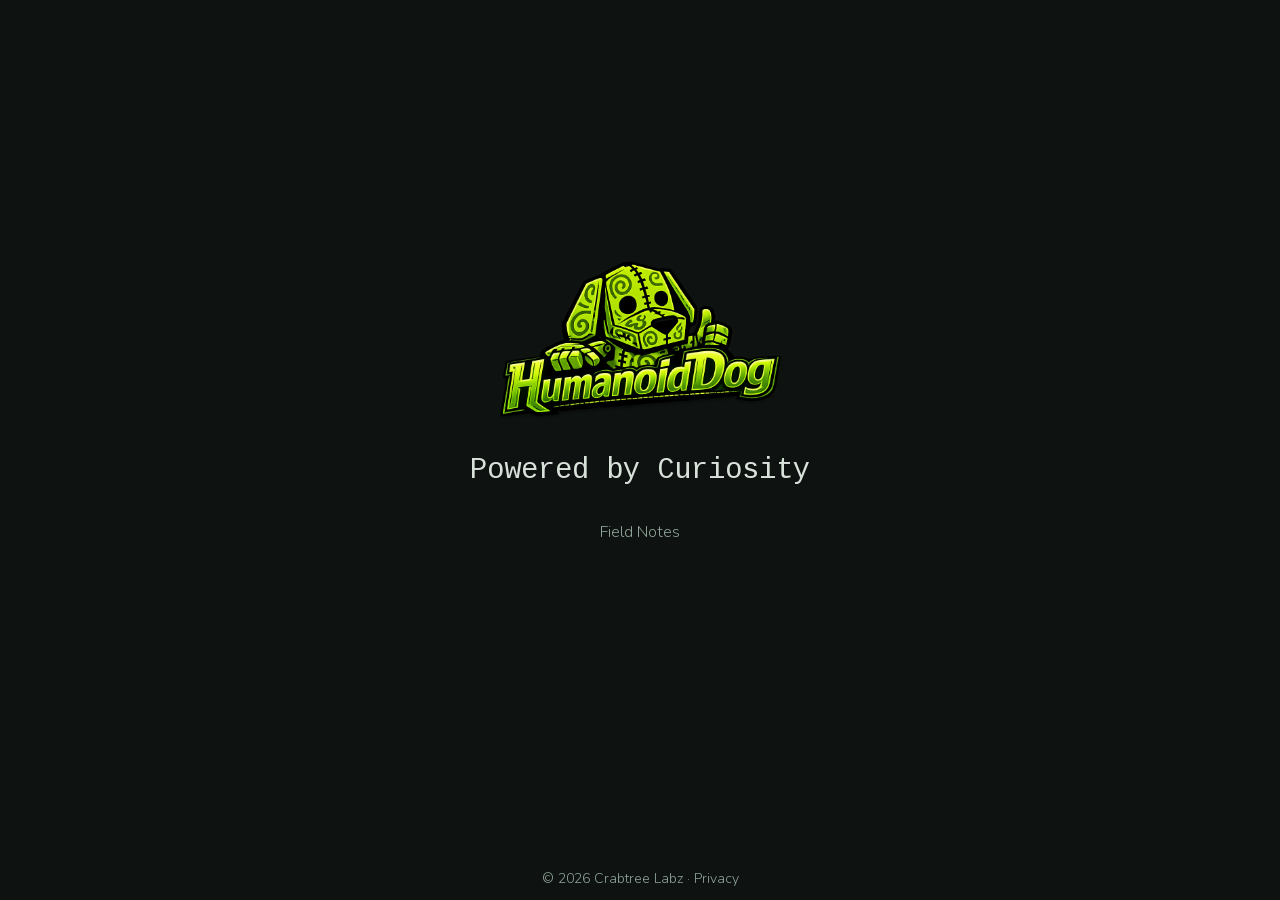
<file: index.html>
<!DOCTYPE html>
<html lang="en">
<head>
  <meta charset="UTF-8" />
  <meta name="viewport" content="width=device-width, initial-scale=1.0" />
  <title>HumanoidDog</title>

  <!-- Google Fonts: Pacifico + Nunito -->
  <link rel="stylesheet" href="/fonts/fonts.css">

  <style>
    :root {
      --bg: #0E1210;
      --text: #D9E2DA;
      --footer: #8FA59A;
    }

    body {
      margin: 0;
      padding: 0;
      background: var(--bg);
      color: var(--text);
      font-family: 'Cousine', cursive;
      display: flex;
      justify-content: center;
      align-items: center;
      height: 100vh;
      text-align: center;
      position: relative;
    }

    .container {
      max-width: 700px;
      padding: 20px;
      margin-top: -100px; /* moves content UP */
    }

    img.logo {
      width: 350px;
      max-width: 80%;
      height: auto;
      margin-bottom: 24px;
    }

    h1.slogan {
      font-family: 'Cousine', cursive;
      font-weight: 400;
      font-size: 1.8rem;
      line-height: 1.3;
      margin: 0;
      padding: 0 10px;
    }

    .nav-links {
      margin-top: 32px;
    }

    .nav-links a {
      font-family: 'Nunito', sans-serif;
      font-weight: 300;
      font-size: 1rem;
      color: var(--footer);
      text-decoration: none;
      border-bottom: 1px solid transparent;
      transition: color 0.15s, border-color 0.15s;
    }

    .nav-links a:hover {
      color: var(--text);
      border-bottom-color: var(--text);
    }

    @media (max-width: 480px) {
      h1.slogan {
        font-size: 1.4rem;
      }
    }

    /* Footer */
    .footer {
      position: fixed;
      bottom: 12px;
      width: 100%;
      text-align: center;
      font-family: 'Nunito', sans-serif;
      font-weight: 300;
      font-size: 14px;
      color: var(--footer);
      pointer-events: none;
      user-select: none;
    }

    .footer a {
      color: inherit;
      text-decoration: none;
      pointer-events: auto;
    }

  </style>
</head>

<body>
  <div class="container">
    <img src="logo.png" alt="HumanoidDog" class="logo" />
    <h1 class="slogan">Powered by Curiosity</h1>
    <div class="nav-links">
      <a href="field-notes/">Field Notes</a>
    </div>
  </div>

  <div class="footer">
    © 2026 <a href="https://craz.com">Crabtree Labz</a> · <a href="https://craz.com/privacy.html">Privacy</a>
  </div>
</body>
</html>
</file>
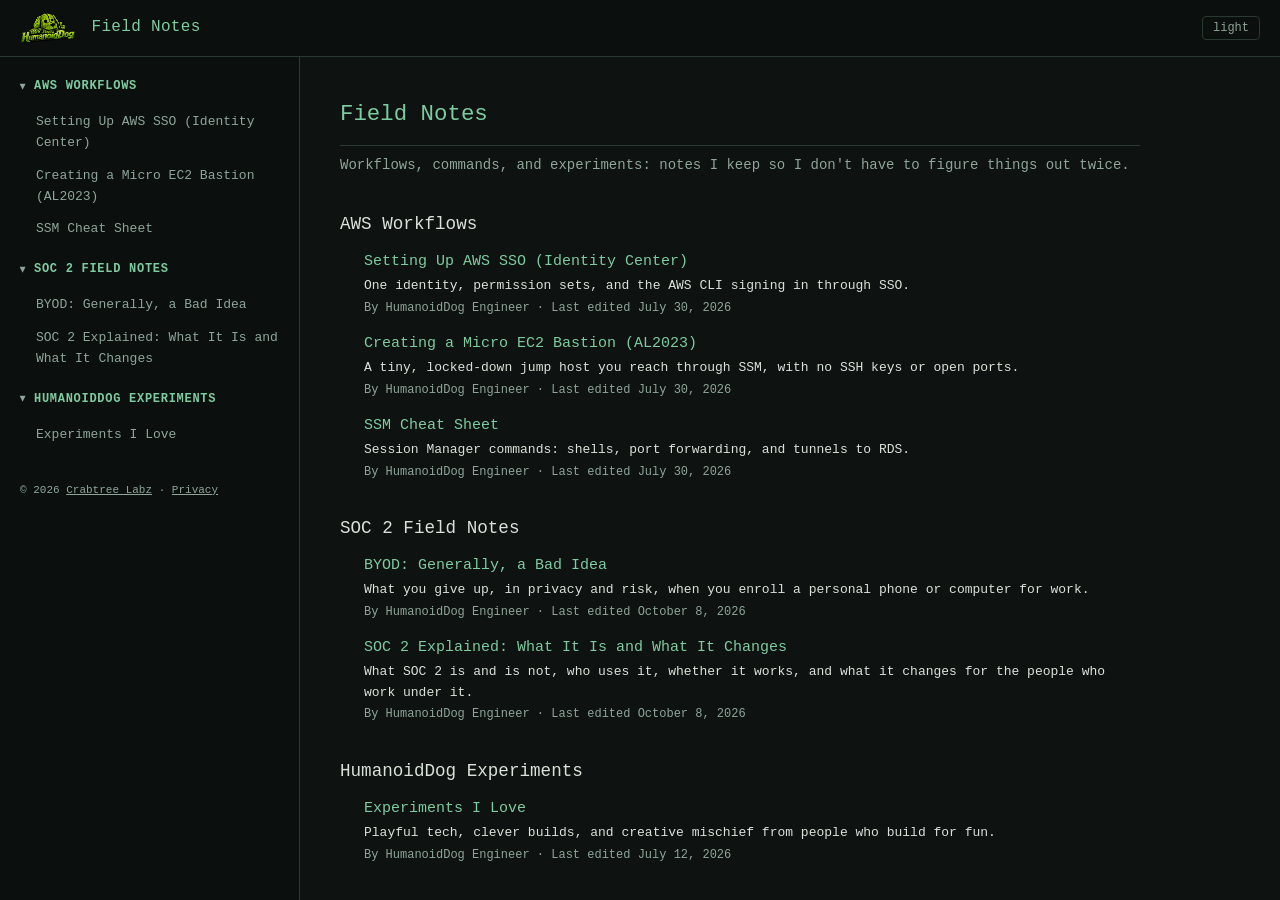
<file: field-notes/index.html>
<!DOCTYPE html>
<html lang="en">
<head>
  <meta charset="UTF-8">
  <meta name="viewport" content="width=device-width, initial-scale=1.0">
  <title>HumanoidDog — Field Notes</title>
  <style>
    :root {
      --bg: #0E1210;
      --bg-nav: #0B0F0D;
      --bg-card: #151C18;
      --border: #2A3A30;
      --text: #D9E2DA;
      --text-muted: #8FA59A;
      --accent: #7ECBA1;
      --accent-dim: #4A8A6A;
      --hover: #1C2620;
      --active: #1F2E26;
      --code-bg: #111916;
      --scrollbar-thumb: #2A3A30;
      --scrollbar-track: transparent;
    }

    * {
      box-sizing: border-box;
      margin: 0;
      padding: 0;
    }

    html, body {
      height: 100%;
      overflow: hidden;
    }

    body {
      background: var(--bg);
      color: var(--text);
      font-family: ui-monospace, 'SF Mono', 'Cascadia Code', 'Fira Code', Menlo, Consolas, 'Liberation Mono', monospace;
      font-size: 14px;
      line-height: 1.6;
      display: flex;
      flex-direction: column;
    }

    /* Header */
    .header {
      display: flex;
      align-items: center;
      gap: 16px;
      padding: 12px 20px;
      border-bottom: 1px solid var(--border);
      background: var(--bg-nav);
      flex-shrink: 0;
    }

    .header a {
      display: flex;
      align-items: center;
      text-decoration: none;
    }

    .header img {
      height: 32px;
      width: auto;
      opacity: 0.9;
    }

    .header-title {
      font-size: 1rem;
      color: var(--accent);
      letter-spacing: 0.02em;
    }

    .header-spacer {
      flex: 1;
    }

    .theme-toggle {
      background: none;
      border: 1px solid var(--border);
      color: var(--text-muted);
      padding: 4px 10px;
      border-radius: 4px;
      cursor: pointer;
      font-family: inherit;
      font-size: 12px;
    }

    .theme-toggle:hover {
      border-color: var(--accent-dim);
      color: var(--text);
    }

    /* Main layout */
    .layout {
      display: flex;
      flex: 1;
      overflow: hidden;
    }

    /* Navigation */
    .nav {
      width: 300px;
      min-width: 300px;
      background: var(--bg-nav);
      border-right: 1px solid var(--border);
      overflow-y: auto;
      padding: 12px 0;
      flex-shrink: 0;
    }

    .nav::-webkit-scrollbar {
      width: 6px;
    }

    .nav::-webkit-scrollbar-track {
      background: var(--scrollbar-track);
    }

    .nav::-webkit-scrollbar-thumb {
      background: var(--scrollbar-thumb);
      border-radius: 3px;
    }

    .nav-category {
      margin-bottom: 4px;
    }

    .nav-category-header {
      display: flex;
      align-items: center;
      gap: 6px;
      padding: 8px 16px;
      cursor: pointer;
      color: var(--accent);
      font-size: 12px;
      font-weight: 600;
      text-transform: uppercase;
      letter-spacing: 0.06em;
      user-select: none;
      transition: background 0.1s;
    }

    .nav-category-header:hover {
      background: var(--hover);
    }

    .nav-category-header .arrow {
      display: inline-block;
      font-size: 10px;
      transition: transform 0.15s;
      color: var(--text-muted);
      width: 12px;
      text-align: center;
    }

    .nav-category.open > .nav-category-header .arrow {
      transform: rotate(90deg);
    }

    .nav-cheats {
      display: none;
      padding: 2px 0;
    }

    .nav-category.open > .nav-cheats {
      display: block;
    }

    .nav-cheat {
      display: block;
      padding: 6px 16px 6px 34px;
      color: var(--text-muted);
      font-size: 13px;
      cursor: pointer;
      text-decoration: none;
      transition: background 0.1s, color 0.1s;
      border-left: 2px solid transparent;
    }

    .nav-cheat:hover {
      background: var(--hover);
      color: var(--text);
    }

    .nav-cheat.active {
      background: var(--active);
      color: var(--accent);
      border-left-color: var(--accent);
    }

    /* Content area */
    .content {
      flex: 1;
      overflow-y: auto;
      padding: 40px;
    }

    .content::-webkit-scrollbar {
      width: 8px;
    }

    .content::-webkit-scrollbar-track {
      background: var(--scrollbar-track);
    }

    .content::-webkit-scrollbar-thumb {
      background: var(--scrollbar-thumb);
      border-radius: 4px;
    }

    .content-inner {
      max-width: 800px;
    }

    /* Welcome state */
    .welcome {
      color: var(--text-muted);
      margin-top: 80px;
      text-align: center;
    }

    .welcome h2 {
      color: var(--accent);
      font-size: 1.2rem;
      font-weight: 400;
      margin-bottom: 12px;
    }

    .welcome p {
      font-size: 13px;
      line-height: 1.7;
    }

    .nav-footer { padding: 24px 20px 16px; font-size: 11px; color: var(--text-muted); }
    .nav-footer a { color: inherit; }

    /* Index (landing view) */
    .index-list { list-style: none; margin: 8px 0 28px; }
    .content-inner .index-list li { margin: 0 0 14px; }
    .index-list a { color: var(--accent); text-decoration: none; font-size: 15px; }
    .index-list a:hover { text-decoration: underline; }
    .index-summary { display: block; color: var(--text); font-size: 13px; margin-top: 2px; }
    .index-date, .content-inner .cheat-meta { display: block; color: var(--text-muted); font-size: 12px; margin-top: 2px; }
    .content-inner .cheat-meta { margin: -6px 0 20px; }

    /* Video entries (Experiments I Love) */
    .video-entry { margin: 36px 0; }
    .content-inner .video-entry h2 { margin-top: 4px; }
    .video-entry .entry-category { color: var(--text-muted); font-size: 12px; text-transform: uppercase; letter-spacing: 0.06em; margin-bottom: 4px; }
    .video-entry .entry-video { position: relative; aspect-ratio: 16 / 9; margin: 10px 0; border: 1px solid var(--border); border-radius: 6px; overflow: hidden; }
    .video-entry iframe { width: 100%; height: 100%; border: 0; display: block; }

    /* Click-to-load YouTube (see ytFacade in the script) */
    .yt-facade {
      display: flex; flex-direction: column; align-items: center; justify-content: center; gap: 10px;
      width: 100%; aspect-ratio: 16 / 9; border: 0; margin: 0; padding: 0; cursor: pointer;
      background: var(--bg-card); color: var(--text); font: inherit;
    }
    .yt-facade .yt-play {
      width: 64px; height: 64px; border-radius: 50%; display: grid; place-items: center;
      border: 2px solid var(--accent); color: var(--accent); font-size: 22px; padding-left: 4px;
    }
    .yt-facade .yt-note { font-size: 0.85rem; opacity: 0.75; }
    .yt-facade:hover .yt-play, .yt-facade:focus-visible .yt-play { background: var(--accent); color: var(--bg-card); }
    .video-entry .entry-video .yt-facade { height: 100%; aspect-ratio: auto; }
    .video-entry .entry-video .yt-frame { width: 100%; height: 100%; border: 0; display: block; }

    /* Cheat content styles */
    .content-inner h1 {
      font-size: 1.4rem;
      font-weight: 400;
      color: var(--accent);
      margin-bottom: 8px;
      padding-bottom: 12px;
      border-bottom: 1px solid var(--border);
    }

    .content-inner h2 {
      font-size: 1.1rem;
      font-weight: 400;
      color: var(--text);
      margin: 32px 0 12px;
    }

    .content-inner h3 {
      font-size: 0.95rem;
      font-weight: 600;
      color: var(--accent-dim);
      margin: 20px 0 8px;
    }

    .content-inner p {
      margin: 8px 0;
      color: var(--text-muted);
      line-height: 1.7;
    }

    .content-inner ul, .content-inner ol {
      margin: 8px 0;
      padding-left: 24px;
      color: var(--text-muted);
    }

    .content-inner li {
      margin: 4px 0;
      line-height: 1.6;
    }

    .content-inner code {
      background: var(--code-bg);
      border: 1px solid var(--border);
      padding: 1px 6px;
      border-radius: 3px;
      font-size: 13px;
      color: var(--accent);
    }

    .content-inner pre {
      position: relative;
      background: var(--code-bg);
      border: 1px solid var(--border);
      border-radius: 6px;
      padding: 16px;
      overflow-x: auto;
      margin: 12px 0;
      line-height: 1.5;
    }

    .content-inner pre code {
      background: none;
      border: none;
      padding: 0;
      font-size: 13px;
      color: var(--text);
    }

    .content-inner .comment {
      color: var(--text-muted);
    }

    /* Copy button */
    .copy-btn {
      position: absolute;
      top: 8px;
      right: 8px;
      background: transparent;
      border: 1px solid var(--border);
      color: var(--text-muted);
      width: 28px;
      height: 28px;
      border-radius: 4px;
      cursor: pointer;
      display: flex;
      align-items: center;
      justify-content: center;
      opacity: 0;
      transition: opacity 0.15s, background 0.15s, color 0.15s;
      padding: 0;
    }

    .content-inner pre:hover .copy-btn {
      opacity: 1;
    }

    .copy-btn:hover {
      background: var(--accent-dim);
      color: var(--bg);
      border-color: var(--accent-dim);
    }

    .copy-btn.copied {
      background: var(--accent);
      color: var(--bg);
      border-color: var(--accent);
      opacity: 1;
    }

    .copy-btn svg {
      width: 14px;
      height: 14px;
      fill: none;
      stroke: currentColor;
      stroke-width: 2;
      stroke-linecap: round;
      stroke-linejoin: round;
    }

    /* Expandable sub-notes */
    .expandable {
      margin: 16px 0;
      border: 1px solid var(--border);
      border-radius: 6px;
      overflow: hidden;
    }

    .expandable-header {
      display: flex;
      align-items: center;
      gap: 8px;
      padding: 10px 14px;
      background: var(--code-bg);
      cursor: pointer;
      user-select: none;
      font-size: 13px;
      color: var(--text-muted);
      transition: background 0.1s, color 0.1s;
    }

    .expandable-header:hover {
      background: var(--hover);
      color: var(--text);
    }

    .expandable-header .exp-arrow {
      font-size: 10px;
      display: inline-block;
      width: 12px;
      text-align: center;
      transition: transform 0.15s;
    }

    .expandable.open > .expandable-header .exp-arrow {
      transform: rotate(90deg);
    }

    .expandable-body {
      display: none;
      padding: 14px;
      border-top: 1px solid var(--border);
    }

    .expandable.open > .expandable-body {
      display: block;
    }

    .content-inner .note-box {
      background: var(--code-bg);
      border-left: 3px solid var(--accent-dim);
      padding: 12px 16px;
      margin: 16px 0;
      border-radius: 0 6px 6px 0;
      font-size: 13px;
      color: var(--text-muted);
    }

    .content-inner .note-box strong {
      color: var(--accent);
    }

    .content-inner .step-num {
      display: inline-block;
      background: var(--accent-dim);
      color: var(--bg);
      width: 22px;
      height: 22px;
      border-radius: 50%;
      text-align: center;
      line-height: 22px;
      font-size: 12px;
      font-weight: 700;
      margin-right: 8px;
    }

    /* Tooltips */
    .tt {
      position: relative;
      border-bottom: 1px dotted var(--accent-dim);
      cursor: help;
    }

    .tt .tt-bubble {
      display: none;
      position: fixed;
      background: var(--bg-card);
      color: var(--text);
      border: 1px solid var(--border);
      border-radius: 6px;
      padding: 8px 12px;
      font-size: 12px;
      line-height: 1.5;
      width: max-content;
      max-width: 300px;
      z-index: 10000;
      pointer-events: none;
      box-shadow: 0 4px 12px rgba(0,0,0,0.3);
      white-space: normal;
      font-weight: 400;
      text-transform: none;
      letter-spacing: normal;
    }

    .tt .tt-bubble::after {
      content: '';
      position: absolute;
      top: 100%;
      left: 50%;
      transform: translateX(-50%);
      border: 5px solid transparent;
      border-top-color: var(--border);
    }

    .tt .tt-bubble.tt-below::after {
      top: auto;
      bottom: 100%;
      border-top-color: transparent;
      border-bottom-color: var(--border);
    }

    /* Mobile nav toggle */
    .mobile-nav-toggle {
      display: none;
      position: fixed;
      bottom: 20px;
      right: 20px;
      z-index: 100;
      background: var(--accent-dim);
      color: var(--bg);
      border: none;
      width: 48px;
      height: 48px;
      border-radius: 50%;
      font-size: 20px;
      cursor: pointer;
      box-shadow: 0 2px 8px rgba(0,0,0,0.4);
    }

    .nav-overlay {
      display: none;
    }

    /* Footer */
    .footer {
      display: none;
    }

    @media (max-width: 768px) {
      .nav {
        position: fixed;
        top: 0;
        left: -300px;
        height: 100%;
        z-index: 200;
        transition: left 0.2s;
        padding-top: 60px;
      }

      .nav.mobile-open {
        left: 0;
      }

      .nav-overlay {
        display: none;
        position: fixed;
        top: 0;
        left: 0;
        width: 100%;
        height: 100%;
        background: rgba(0,0,0,0.5);
        z-index: 199;
      }

      .nav-overlay.visible {
        display: block;
      }

      .mobile-nav-toggle {
        display: block;
      }

      .content {
        padding: 20px;
      }
    }
  </style>
</head>
<body>
  <div class="header">
    <a href="../index.html">
      <img src="../logo.png" alt="HumanoidDog">
    </a>
    <span class="header-title">Field Notes</span>
    <span class="header-spacer"></span>
    <button class="theme-toggle" onclick="toggleTheme()" title="Toggle light/dark mode">light</button>
  </div>

  <div class="layout">
    <nav class="nav" id="nav">
      <!-- Categories injected by JS -->
    </nav>
    <div class="nav-overlay" id="navOverlay" onclick="closeMobileNav()"></div>

    <main class="content" id="content">
      <div class="content-inner" id="contentInner">
        <div class="welcome">
          <h2>Field Notes</h2>
          <p>Workflows, commands, and experiments.</p>
        </div>
      </div>
    </main>
  </div>

  <button class="mobile-nav-toggle" id="mobileToggle" onclick="toggleMobileNav()">&#9776;</button>

  <script>
    /* ── Category & Cheat Registry ─────────────────────────────
       To add a new category, push an object to CATEGORIES.
       Each cheat needs: id (also its link: field-notes/#id), title,
       file (path relative to this page), summary (one line for the
       index), and updated (YYYY-MM-DD, the last time it was checked).
    ───────────────────────────────────────────────────────────── */
    var CATEGORIES = [
      {
        name: 'AWS Workflows',
        cheats: [
          { id: 'aws-sso-setup',       title: 'Setting Up AWS SSO (Identity Center)', file: 'cheats/aws-sso-setup.html',
            summary: 'One identity, permission sets, and the AWS CLI signing in through SSO.', updated: '2026-07-30' },
          { id: 'aws-micro-bastion',    title: 'Creating a Micro EC2 Bastion (AL2023)',  file: 'cheats/aws-micro-bastion.html',
            summary: 'A tiny, locked-down jump host you reach through SSM, with no SSH keys or open ports.', updated: '2026-07-30' },
          { id: 'aws-ssm-cheat-sheet',  title: 'SSM Cheat Sheet',                        file: 'cheats/aws-ssm-cheat-sheet.html',
            summary: 'Session Manager commands: shells, port forwarding, and tunnels to RDS.', updated: '2026-07-30' }
        ]
      },
      {
        name: 'SOC 2 Field Notes',
        cheats: [
          { id: 'byod-generally-a-bad-idea', title: 'BYOD: Generally, a Bad Idea', file: 'cheats/byod-generally-a-bad-idea.html',
            summary: 'What you give up, in privacy and risk, when you enroll a personal phone or computer for work.', updated: '2026-10-08' },
          { id: 'soc-2-explained', title: 'SOC 2 Explained: What It Is and What It Changes', file: 'cheats/soc-2-explained.html',
            summary: 'What SOC 2 is and is not, who uses it, whether it works, and what it changes for the people who work under it.', updated: '2026-10-08' }
        ]
      },
      {
        name: 'HumanoidDog Experiments',
        cheats: [
          { id: 'experiments-i-love',   title: 'Experiments I Love',                     file: 'cheats/experiments-i-love.html',
            summary: 'Playful tech, clever builds, and creative mischief from people who build for fun.', updated: '2026-07-12' }
        ]
      }
      /* ── Future categories ──
      {
        name: 'Linux Workflows',
        cheats: []
      },
      {
        name: 'PC Tuning',
        cheats: []
      },
      {
        name: 'Software Tricks',
        cheats: []
      }
      */
    ];

    /* Byline on every note (the site's author name, never a real name). */
    var AUTHOR = 'HumanoidDog Engineer';

    /* '2026-10-08' -> 'October 8, 2026' */
    function fullDate(iso) {
      var m = /^(\d{4})-(\d{2})-(\d{2})$/.exec(iso);
      if (!m) return iso;
      var months = ['January', 'February', 'March', 'April', 'May', 'June', 'July',
                    'August', 'September', 'October', 'November', 'December'];
      return months[parseInt(m[2], 10) - 1] + ' ' + parseInt(m[3], 10) + ', ' + m[1];
    }

    var activeCheatId = null;

    function buildNav() {
      var nav = document.getElementById('nav');
      var html = '';
      for (var i = 0; i < CATEGORIES.length; i++) {
        var cat = CATEGORIES[i];
        html += '<div class="nav-category open" data-cat="' + i + '">';
        html += '<div class="nav-category-header" onclick="toggleCategory(this)">';
        html += '<span class="arrow">&#9654;</span>' + escHtml(cat.name);
        html += '</div>';
        html += '<div class="nav-cheats">';
        for (var j = 0; j < cat.cheats.length; j++) {
          var ch = cat.cheats[j];
          html += '<a class="nav-cheat" data-id="' + ch.id + '" href="#' + ch.id + '">';
          html += escHtml(ch.title);
          html += '</a>';
        }
        html += '</div></div>';
      }
      html += '<div class="nav-footer">&copy; 2026 <a href="https://craz.com">Crabtree Labz</a> · <a href="https://craz.com/privacy.html">Privacy</a></div>';
      nav.innerHTML = html;
    }

    function toggleCategory(header) {
      var cat = header.parentElement;
      cat.classList.toggle('open');
    }

    /* ── Routing: each cheat has its own link (field-notes/#id) ── */
    function findCheat(id) {
      for (var i = 0; i < CATEGORIES.length; i++) {
        for (var j = 0; j < CATEGORIES[i].cheats.length; j++) {
          if (CATEGORIES[i].cheats[j].id === id) return CATEGORIES[i].cheats[j];
        }
      }
      return null;
    }

    function route() {
      var id = decodeURIComponent(location.hash.slice(1));
      var cheat = id ? findCheat(id) : null;
      var all = document.querySelectorAll('.nav-cheat');
      for (var i = 0; i < all.length; i++) {
        all[i].classList.toggle('active', !!cheat && all[i].getAttribute('data-id') === cheat.id);
      }
      closeMobileNav();
      if (!cheat) {
        activeCheatId = null;
        showIndex(id);
        return;
      }
      if (activeCheatId === cheat.id) return;
      activeCheatId = cheat.id;
      loadCheat(cheat);
    }

    function loadCheat(cheat) {
      var xhr = new XMLHttpRequest();
      xhr.open('GET', cheat.file, true);
      xhr.onreadystatechange = function () {
        if (xhr.readyState !== 4) return;
        var inner = document.getElementById('contentInner');
        if (xhr.status === 200) {
          inner.innerHTML = xhr.responseText;
          var h1 = inner.querySelector('h1');
          if (h1 && cheat.updated) {
            var meta = document.createElement('p');
            meta.className = 'cheat-meta';
            meta.textContent = 'By ' + AUTHOR + ' \u00b7 Last edited ' + fullDate(cheat.updated);
            h1.parentNode.insertBefore(meta, h1.nextSibling);
          }
          document.title = cheat.title + ' — HumanoidDog Field Notes';
          bindExpandables();
          bindCopyButtons();
          applyTooltips();
        } else {
          inner.innerHTML = '<div class="welcome"><h2>Not Found</h2><p>Could not load cheat: ' + escHtml(cheat.file) + '</p></div>';
        }
        document.getElementById('content').scrollTop = 0;
      };
      xhr.send();
    }

    /* The landing view: every category and cheat, with summaries. */
    function showIndex(missingId) {
      document.title = 'HumanoidDog — Field Notes';
      var html = '<div class="index">';
      if (missingId) html += '<p class="note-box"><strong>Not found:</strong> there\'s no note called “' + escHtml(missingId) + '”. Here\'s everything that is.</p>';
      html += '<h1>Field Notes</h1>';
      html += '<p>Workflows, commands, and experiments: notes I keep so I don\'t have to figure things out twice.</p>';
      for (var i = 0; i < CATEGORIES.length; i++) {
        var cat = CATEGORIES[i];
        if (!cat.cheats.length) continue;
        html += '<h2>' + escHtml(cat.name) + '</h2><ul class="index-list">';
        for (var j = 0; j < cat.cheats.length; j++) {
          var ch = cat.cheats[j];
          html += '<li><a href="#' + escHtml(ch.id) + '">' + escHtml(ch.title) + '</a>';
          if (ch.summary) html += '<span class="index-summary">' + escHtml(ch.summary) + '</span>';
          if (ch.updated) html += '<span class="index-date">By ' + escHtml(AUTHOR) + ' \u00b7 Last edited ' + escHtml(fullDate(ch.updated)) + '</span>';
          html += '</li>';
        }
        html += '</ul>';
      }
      html += '</div>';
      document.getElementById('contentInner').innerHTML = html;
    }

    function bindExpandables() {
      var headers = document.querySelectorAll('.expandable-header');
      for (var i = 0; i < headers.length; i++) {
        headers[i].onclick = function () {
          this.parentElement.classList.toggle('open');
        };
      }
    }

    function bindCopyButtons() {
      var copyIcon = '<svg viewBox="0 0 24 24"><rect x="9" y="9" width="13" height="13" rx="2"/><path d="M5 15H4a2 2 0 0 1-2-2V4a2 2 0 0 1 2-2h9a2 2 0 0 1 2 2v1"/></svg>';
      var checkIcon = '<svg viewBox="0 0 24 24"><polyline points="20 6 9 17 4 12"/></svg>';
      var pres = document.querySelectorAll('.content-inner pre');
      for (var i = 0; i < pres.length; i++) {
        var pre = pres[i];
        if (pre.querySelector('.copy-btn')) continue;
        var btn = document.createElement('button');
        btn.className = 'copy-btn';
        btn.title = 'Copy';
        btn.innerHTML = copyIcon;
        btn.onclick = (function(preEl, btnEl) {
          return function(e) {
            e.preventDefault();
            var code = preEl.querySelector('code');
            var text = (code || preEl).textContent;
            navigator.clipboard.writeText(text).then(function() {
              btnEl.classList.add('copied');
              btnEl.innerHTML = checkIcon;
              setTimeout(function() {
                btnEl.classList.remove('copied');
                btnEl.innerHTML = copyIcon;
              }, 1500);
            });
          };
        })(pre, btn);
        pre.appendChild(btn);
      }
    }

    function bindTooltipHovers() {
      var container = document.getElementById('contentInner');
      container.addEventListener('mouseover', function(e) {
        var tt = e.target.closest('.tt');
        if (!tt) return;
        var bubble = tt.querySelector('.tt-bubble');
        if (!bubble || bubble.style.display === 'block') return;
        bubble.style.display = 'block';
        var rect = tt.getBoundingClientRect();
        var bw = bubble.offsetWidth;
        var bh = bubble.offsetHeight;
        var top = rect.top - bh - 8;
        var left = rect.left + rect.width / 2 - bw / 2;
        if (top < 8) {
          top = rect.bottom + 8;
          bubble.classList.add('tt-below');
        } else {
          bubble.classList.remove('tt-below');
        }
        if (left < 8) left = 8;
        if (left + bw > window.innerWidth - 8) left = window.innerWidth - 8 - bw;
        bubble.style.top = top + 'px';
        bubble.style.left = left + 'px';
      });
      container.addEventListener('mouseout', function(e) {
        var tt = e.target.closest('.tt');
        if (!tt) return;
        if (tt.contains(e.relatedTarget)) return;
        var bubble = tt.querySelector('.tt-bubble');
        if (bubble) bubble.style.display = 'none';
      });
    }

    function escHtml(s) {
      var d = document.createElement('div');
      d.appendChild(document.createTextNode(s));
      return d.innerHTML;
    }

    /* ── Mobile nav ─────────────────────────────────────────── */
    function toggleMobileNav() {
      document.getElementById('nav').classList.toggle('mobile-open');
      document.getElementById('navOverlay').classList.toggle('visible');
    }

    function closeMobileNav() {
      document.getElementById('nav').classList.remove('mobile-open');
      document.getElementById('navOverlay').classList.remove('visible');
    }

    /* ── Light/dark theme ───────────────────────────────────── */
    var lightVars = {
      '--bg': '#F4F4F0',
      '--bg-nav': '#EAEAE4',
      '--bg-card': '#FFFFFF',
      '--border': '#D0D0C8',
      '--text': '#1A1A1A',
      '--text-muted': '#5A5A52',
      '--accent': '#2D7A50',
      '--accent-dim': '#3A9966',
      '--hover': '#E0E0D8',
      '--active': '#D8D8D0',
      '--code-bg': '#F0F0EA',
      '--scrollbar-thumb': '#C0C0B8'
    };

    var darkVars = {
      '--bg': '#0E1210',
      '--bg-nav': '#0B0F0D',
      '--bg-card': '#151C18',
      '--border': '#2A3A30',
      '--text': '#D9E2DA',
      '--text-muted': '#8FA59A',
      '--accent': '#7ECBA1',
      '--accent-dim': '#4A8A6A',
      '--hover': '#1C2620',
      '--active': '#1F2E26',
      '--code-bg': '#111916',
      '--scrollbar-thumb': '#2A3A30'
    };

    var isDark = true;

    function toggleTheme() {
      isDark = !isDark;
      var vars = isDark ? darkVars : lightVars;
      var root = document.documentElement;
      for (var key in vars) {
        root.style.setProperty(key, vars[key]);
      }
      document.querySelector('.theme-toggle').textContent = isDark ? 'light' : 'dark';
    }

    /* ── Glossary & Auto-Tooltips ──────────────────────────── */
    var GLOSSARY = {
      'bastion': 'A hardened jump host that acts as a secure gateway to reach internal resources in a private network. No direct access to backend systems is allowed — all traffic routes through here.',
      'instance profile': 'An IAM container that passes an IAM role to an EC2 instance at launch, giving it permissions to call AWS services.',
      'permission set': 'An Identity Center construct that bundles IAM policies together. When assigned to a user + account, it creates an IAM role the user can assume via SSO.',
      'port forwarding': 'Redirecting network traffic from a local port on your machine through a secure tunnel to a port on a remote host, making the remote service accessible locally.',
      'VPC endpoints': 'Private network connections between your VPC and AWS services. Traffic stays on the AWS backbone and never crosses the public internet.',
      'VPC endpoint': 'A private network connection between your VPC and an AWS service. Traffic stays on the AWS backbone and never crosses the public internet.',
      'NAT Gateway': 'A managed AWS service that lets instances in private subnets make outbound internet connections (e.g., to download updates) without being directly reachable from outside.',
      'security group': 'A stateful virtual firewall attached to AWS resources. Rules control which inbound and outbound traffic is allowed by protocol, port, and source/destination.',
      'security groups': 'Stateful virtual firewalls attached to AWS resources. Rules control which inbound and outbound traffic is allowed by protocol, port, and source/destination.',
      'inline policy': 'An IAM policy embedded directly in a single role, user, or group — as opposed to a managed policy that can be shared across multiple entities.',
      'trust policy': 'An IAM policy attached to a role that specifies which principals (users, services, accounts) are allowed to assume that role.',
      'CloudTrail': 'AWS service that records API calls made in your account. Provides an audit log of who did what, when, and from where — essential for compliance.',
      'SSO': 'Single Sign-On — log in once to get access to multiple AWS accounts and applications without re-entering credentials for each one.',
      'SSM': 'AWS Systems Manager — a service for managing EC2 instances. Session Manager (part of SSM) provides secure shell access without SSH keys or open inbound ports.',
      'EC2': 'Elastic Compute Cloud — AWS virtual servers. You launch instances of various sizes to run applications in the cloud.',
      'IAM': 'Identity and Access Management — the AWS service that controls who can do what. Users, roles, and policies are all IAM constructs.',
      'S3': 'Simple Storage Service — AWS object storage. Files (objects) live in buckets and are accessed via unique keys (paths).',
      'RDS': 'Relational Database Service — managed database hosting. AWS handles backups, patching, and failover for engines like MySQL, MariaDB, and PostgreSQL.',
      'VPC': 'Virtual Private Cloud — your isolated private network inside AWS. You control IP ranges, subnets, route tables, and gateways.',
      'CLI': 'Command Line Interface — a terminal tool for interacting with AWS services by typing commands instead of clicking through the web console.',
      'AMI': 'Amazon Machine Image — a snapshot template used to launch EC2 instances. Contains the OS, pre-installed software, and configuration.',
      'STS': 'Security Token Service — issues temporary, limited-privilege credentials. SSO uses STS behind the scenes to give you short-lived access keys.',
      'ARN': 'Amazon Resource Name — a unique identifier for any AWS resource. Format: arn:aws:service:region:account:resource-type/resource-id.',
      'MFA': 'Multi-Factor Authentication — requires a second proof of identity (like a phone app code) beyond just a password. Strongly recommended for SOC2.',
      'BYOD': 'Bring Your Own Device: doing your job on a phone or laptop you own, instead of one your employer issues.',
      'MDM': 'Mobile Device Management: software that puts a management profile on a device so an organization can set rules, install apps, and remove work data remotely.',
      'in scope': 'Inside the SOC 2 system boundary: the systems, people, and devices the audit covers and tests.',
      'SOC 2': 'Service Organization Control 2: an independent audit of the controls a company says it uses to protect customer data.',
      'SOC2':'Service Organization Control Type 2 — a compliance framework that audits how a company handles data security, availability, and confidentiality over time.',
      'IMDSv2': 'Instance Metadata Service Version 2 — the secure way for EC2 instances to access their own metadata. Requires a session token, blocking SSRF-based credential theft.',
      'SSRF': 'Server-Side Request Forgery — an attack where a server is tricked into making requests to internal resources. IMDSv2 mitigates this for EC2 metadata.',
      'KMS': 'Key Management Service — AWS service for creating and managing encryption keys. Used to encrypt data at rest in S3, EBS, RDS, and other services.',
      'AL2023': 'Amazon Linux 2023 — the latest Amazon-maintained Linux distribution, optimized for EC2. Comes with SSM Agent pre-installed.',
      'TCP': 'Transmission Control Protocol — the reliable transport protocol that underlies HTTP, database connections, and most network services.',
      'subnet': 'A segmented range of IP addresses within a VPC. Private subnets have no direct internet route; public subnets do.'
    };

    var SKIP_TAGS = { PRE: 1, CODE: 1, SCRIPT: 1, STYLE: 1 };

    function applyTooltips() {
      var container = document.getElementById('contentInner');
      var terms = Object.keys(GLOSSARY).sort(function (a, b) {
        return b.length - a.length;
      });
      var pattern = terms.map(function (t) {
        return t.replace(/[.*+?^${}()|[\]\\]/g, '\\$&');
      }).join('|');
      var regex = new RegExp('\\b(' + pattern + ')\\b', 'g');

      var walker = document.createTreeWalker(
        container,
        NodeFilter.SHOW_TEXT,
        {
          acceptNode: function (node) {
            var p = node.parentElement;
            while (p && p !== container) {
              if (SKIP_TAGS[p.tagName] || p.classList.contains('tt')) {
                return NodeFilter.FILTER_REJECT;
              }
              p = p.parentElement;
            }
            return NodeFilter.FILTER_ACCEPT;
          }
        }
      );

      var textNodes = [];
      while (walker.nextNode()) textNodes.push(walker.currentNode);

      for (var i = 0; i < textNodes.length; i++) {
        var node = textNodes[i];
        var text = node.nodeValue;
        if (!regex.test(text)) continue;
        regex.lastIndex = 0;

        var frag = document.createDocumentFragment();
        var lastIdx = 0;
        var match;
        while ((match = regex.exec(text)) !== null) {
          if (match.index > lastIdx) {
            frag.appendChild(document.createTextNode(text.slice(lastIdx, match.index)));
          }
          var span = document.createElement('span');
          span.className = 'tt';
          span.textContent = match[0];
          var bubble = document.createElement('span');
          bubble.className = 'tt-bubble';
          var key = match[0];
          bubble.textContent = key + ' — ' + GLOSSARY[key];
          span.appendChild(bubble);
          frag.appendChild(span);
          lastIdx = regex.lastIndex;
        }
        if (lastIdx < text.length) {
          frag.appendChild(document.createTextNode(text.slice(lastIdx)));
        }
        node.parentNode.replaceChild(frag, node);
      }
    }

    /* ── Click-to-load YouTube ──────────────────────────────
       Video picks are <button class="yt-facade" data-youtube="ID">.
       Nothing loads from YouTube until the visitor presses play. */
    document.addEventListener('click', function (e) {
      var b = e.target.closest ? e.target.closest('.yt-facade') : null;
      if (!b) return;
      var f = document.createElement('iframe');
      f.src = 'https://www.youtube-nocookie.com/embed/' + encodeURIComponent(b.getAttribute('data-youtube')) + '?autoplay=1&rel=0';
      f.title = b.getAttribute('data-title') || 'Video';
      f.allow = 'autoplay; encrypted-media; picture-in-picture; fullscreen';
      f.allowFullscreen = true;
      f.className = 'yt-frame';
      b.parentNode.replaceChild(f, b);
    });

    /* ── Init ───────────────────────────────────────────────── */
    buildNav();
    bindTooltipHovers();
    window.addEventListener('hashchange', route);
    route();
  </script>
</body>
</html>
</file>
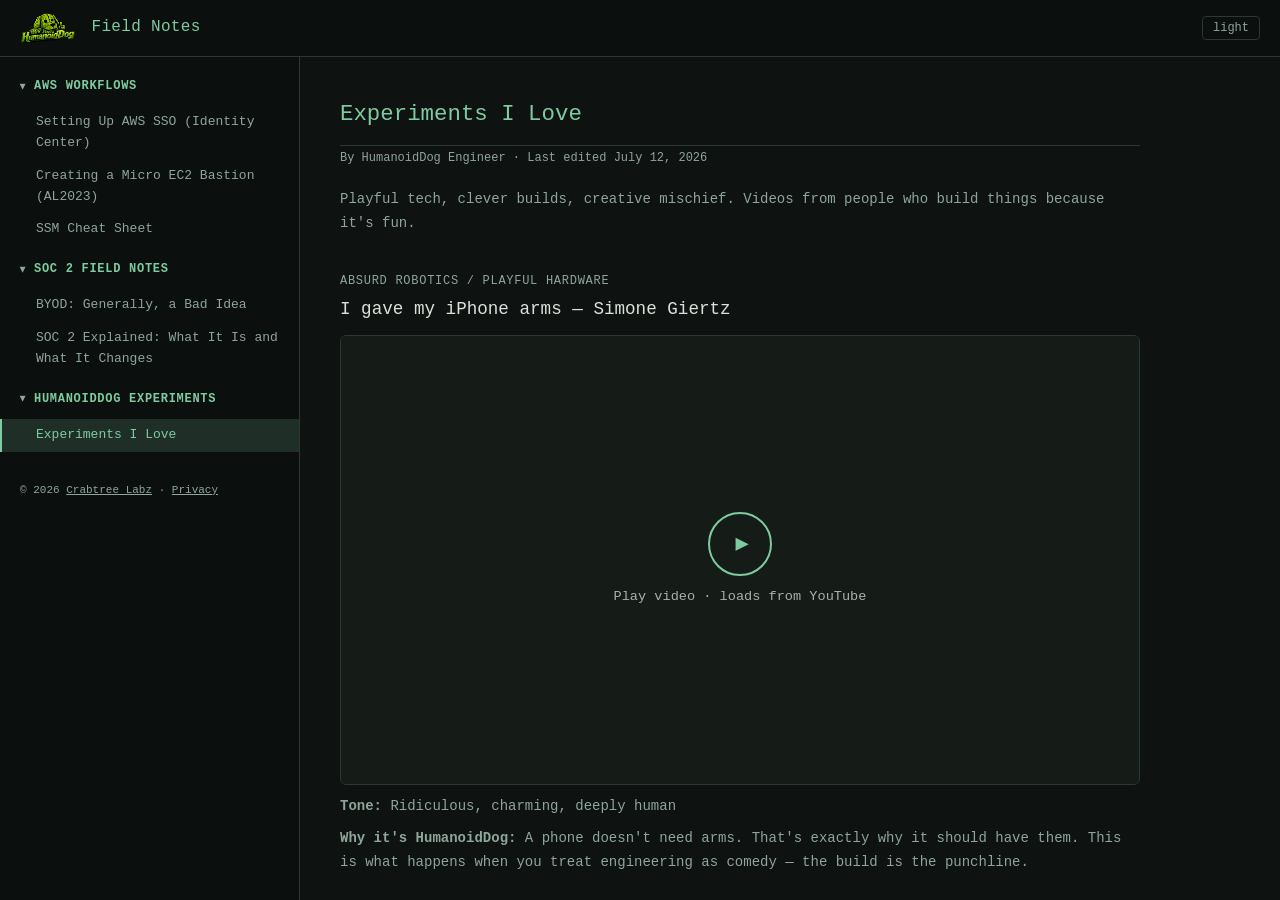
<file: field-notes.html>
<!DOCTYPE html>
<html lang="en">
<head>
  <meta charset="UTF-8" />
  <title>HumanoidDog — Field Notes</title>
  <!-- Moved: the old single-page Field Notes now live in the Field Notes system. -->
  <meta http-equiv="refresh" content="0; url=field-notes/#experiments-i-love" />
  <link rel="canonical" href="https://humanoiddog.com/field-notes/" />
  <meta name="robots" content="noindex" />
</head>
<body>
  <p>Field Notes have moved: <a href="field-notes/#experiments-i-love">Experiments I Love</a>.</p>
</body>
</html>
</file>
<file: fonts/fonts.css>
/* Self-hosted fonts (SIL Open Font License), so this site makes no requests to Google.
   Generated from Google Fonts; latin subset unless noted. */

@font-face {
  font-family: 'Cousine';
  font-style: normal;
  font-weight: 400;
  font-display: swap;
  src: url(/fonts/cousine-f48fb849.woff2) format('woff2');
  unicode-range: U+0000-00FF, U+0131, U+0152-0153, U+02BB-02BC, U+02C6, U+02DA, U+02DC, U+0304, U+0308, U+0329, U+2000-206F, U+20AC, U+2122, U+2191, U+2193, U+2212, U+2215, U+FEFF, U+FFFD;
}

@font-face {
  font-family: 'Nunito';
  font-style: normal;
  font-weight: 300;
  font-display: swap;
  src: url(/fonts/nunito-c7c8be4d.woff2) format('woff2');
  unicode-range: U+0000-00FF, U+0131, U+0152-0153, U+02BB-02BC, U+02C6, U+02DA, U+02DC, U+0304, U+0308, U+0329, U+2000-206F, U+20AC, U+2122, U+2191, U+2193, U+2212, U+2215, U+FEFF, U+FFFD;
}
</file>
